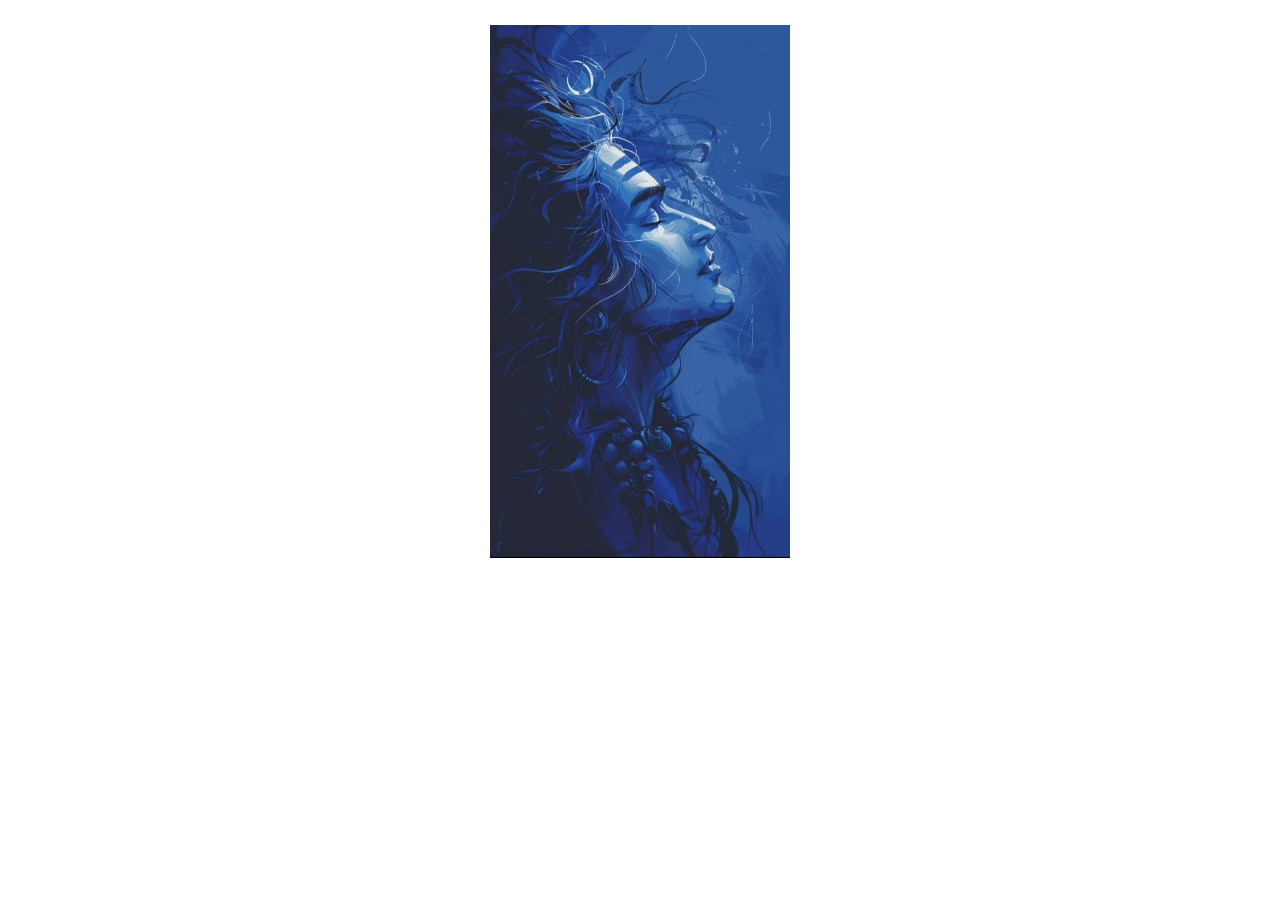
<file: 01-card_design/index.html>
<!DOCTYPE html>
<html lang="en">

<head>
    <meta charset="UTF-8">
    <meta name="viewport" content="width=device-width, initial-scale=1.0">
    <title>CSS part 23</title>
    <link rel="stylesheet" href="style.css">
</head>

<body>
    <!-- <img src="2.jpg" alt=""> -->

    <div class="child_service">
        <img src="2.jpg" alt="">
        <div class="inner_service">
            <h1>He is Mahadeve</h1>
            <h2>The Essence and Attributes of Mahadev</h2>
            <ul>
                <li>
                    <h3>The Third Eye (Trinetra):</h3>
                    <p>The third eye on Shiva’s forehead is a symbol of higher knowledge and
                wisdom. According to mythology, when injustice prevails, he opens this eye to incinerate evil forces.</p>
                </li>
                <li>
                    <h3>. Neelkanth (The Blue-Throated One):</h3>
                    <p>During the churning of the ocean (Samudra Manthan), a deadly
                poison
                emerged. To save the universe, Shiva drank it himself. The poison turned his throat blue, earning him
                the name "Neelkanth."</p>
                </li>
                <li>
                    <h3>. Ardhanarishwara:</h3>
                    <p>This form, where Mahadev and Goddess Parvati merge into one, symbolizes the
                inseparable
                nature of masculine and feminine energies—the union of Purusha (consciousness) and Prakriti (nature).</p>
                </li>
                <li>
                    <h3>. Bholanath:</h3>
                    <p>Shiva is known to be easily pleased. He doesn't demand grand rituals; if a devotee
                offers
                even simple water and wood apple (Bel) leaves with true devotion, he grants their wishes.</p>
                </li>
            </ul>
            <h2>Life Lessons from Lord Shiva</h2>
            <ul>
                <li>
                    <h3>1. Detachment and Meditation:</h3>
                    <p>Despite being the supreme lord, he stays away from worldly luxuries,
                meditating in cremation grounds or on Mount Kailash. This teaches us to find inner peace rather than
                chasing material wealth.</p>
                </li>
                <li>
                    <h3>2. Nataraja:</h3>
                <p>Shiva’s Tandava dance represents the cosmic cycle of creation, preservation, and
                destruction.
                it signifies the rhythm of life itself.</p>
                </li>
                <li>
                    <h3>3. The Power of Sacrifice:</h3>
                    <p>By consuming the world's poison, he teaches us the patience and strength
                required to endure hardship for the welfare of others.</p>
                </li>
            </ul>
            <p>In essence, Mahadev is not just a form; he is an infinite energy or consciousness. The crescent moon
                on his
                head represents mental peace, while his trident (Trishula) symbolizes his control over the three
                qualities
                of nature: Sattva, Rajas, and Tamas.</p>
            <a href="">Learn More</a>
        </div>
    </div>
</body>

</html>
</file>
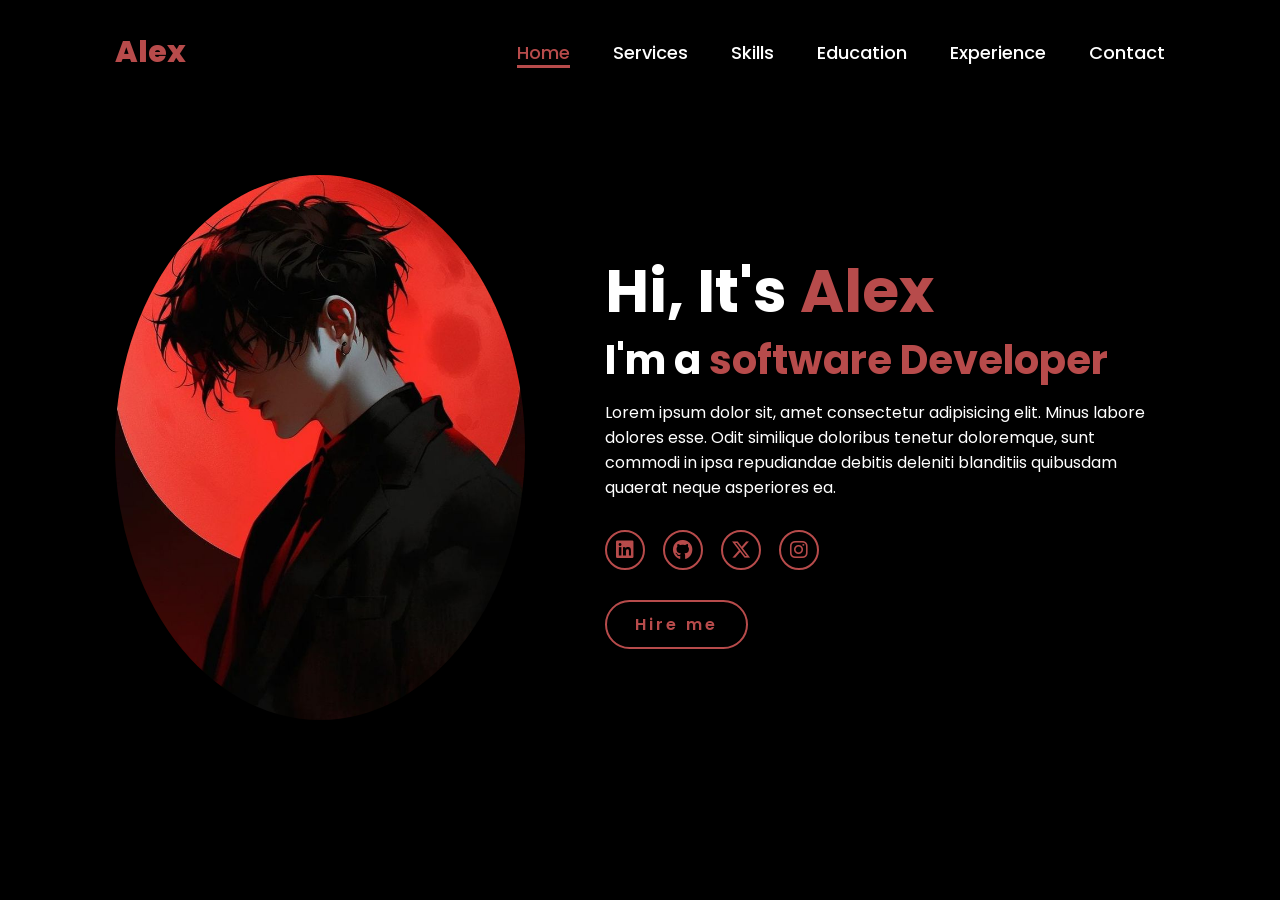
<file: 02-Portfolio_website/index.html>
<!DOCTYPE html>
<html lang="en">
<head>
    <meta charset="UTF-8">
    <meta name="viewport" content="width=device-width, initial-scale=1.0">
    <link rel="stylesheet" href="https://cdnjs.cloudflare.com/ajax/libs/font-awesome/6.5.2/css/all.min.css">
    <title>Portfolio Website</title>
    <link rel="stylesheet" href="style.css">
</head>
<body>
    <header>
        <a href="#" class="logo">Alex</a>

        <nav>
            <a href="#" class="active">Home</a>
            <a href="#">Services</a>
            <a href="#">Skills</a>
            <a href="#">Education</a>
            <a href="#">Experience</a>
            <a href="#">Contact</a>
        </nav>
    </header>
    <section class="home">
        <div class="home-img">
            <img src="img/main.jpg" alt="">
        </div>
        <div class="home-content">
            <h1>Hi, It's <span>Alex</span></h1>
            <h3 class="typing-text">I'm a <span></span></h3>
            <p>Lorem ipsum dolor sit, amet consectetur adipisicing elit. Minus labore dolores esse. Odit similique doloribus tenetur doloremque, sunt commodi in ipsa repudiandae debitis deleniti blanditiis quibusdam quaerat neque asperiores ea.</p>
            <div class="social-icons">
                <a href="#"><i class="fa-brands fa-linkedin"></i></a>
                <a href="#"><i class="fa-brands fa-github"></i></a>
                <a href="#"><i class="fa-brands fa-x-twitter"></i></a>
                <a href="#"><i class="fa-brands fa-instagram"></i></a>
            </div>
            <a href="#" class="btn">Hire me</a>
        </div>
    </section>
</body>
</html>
</file>
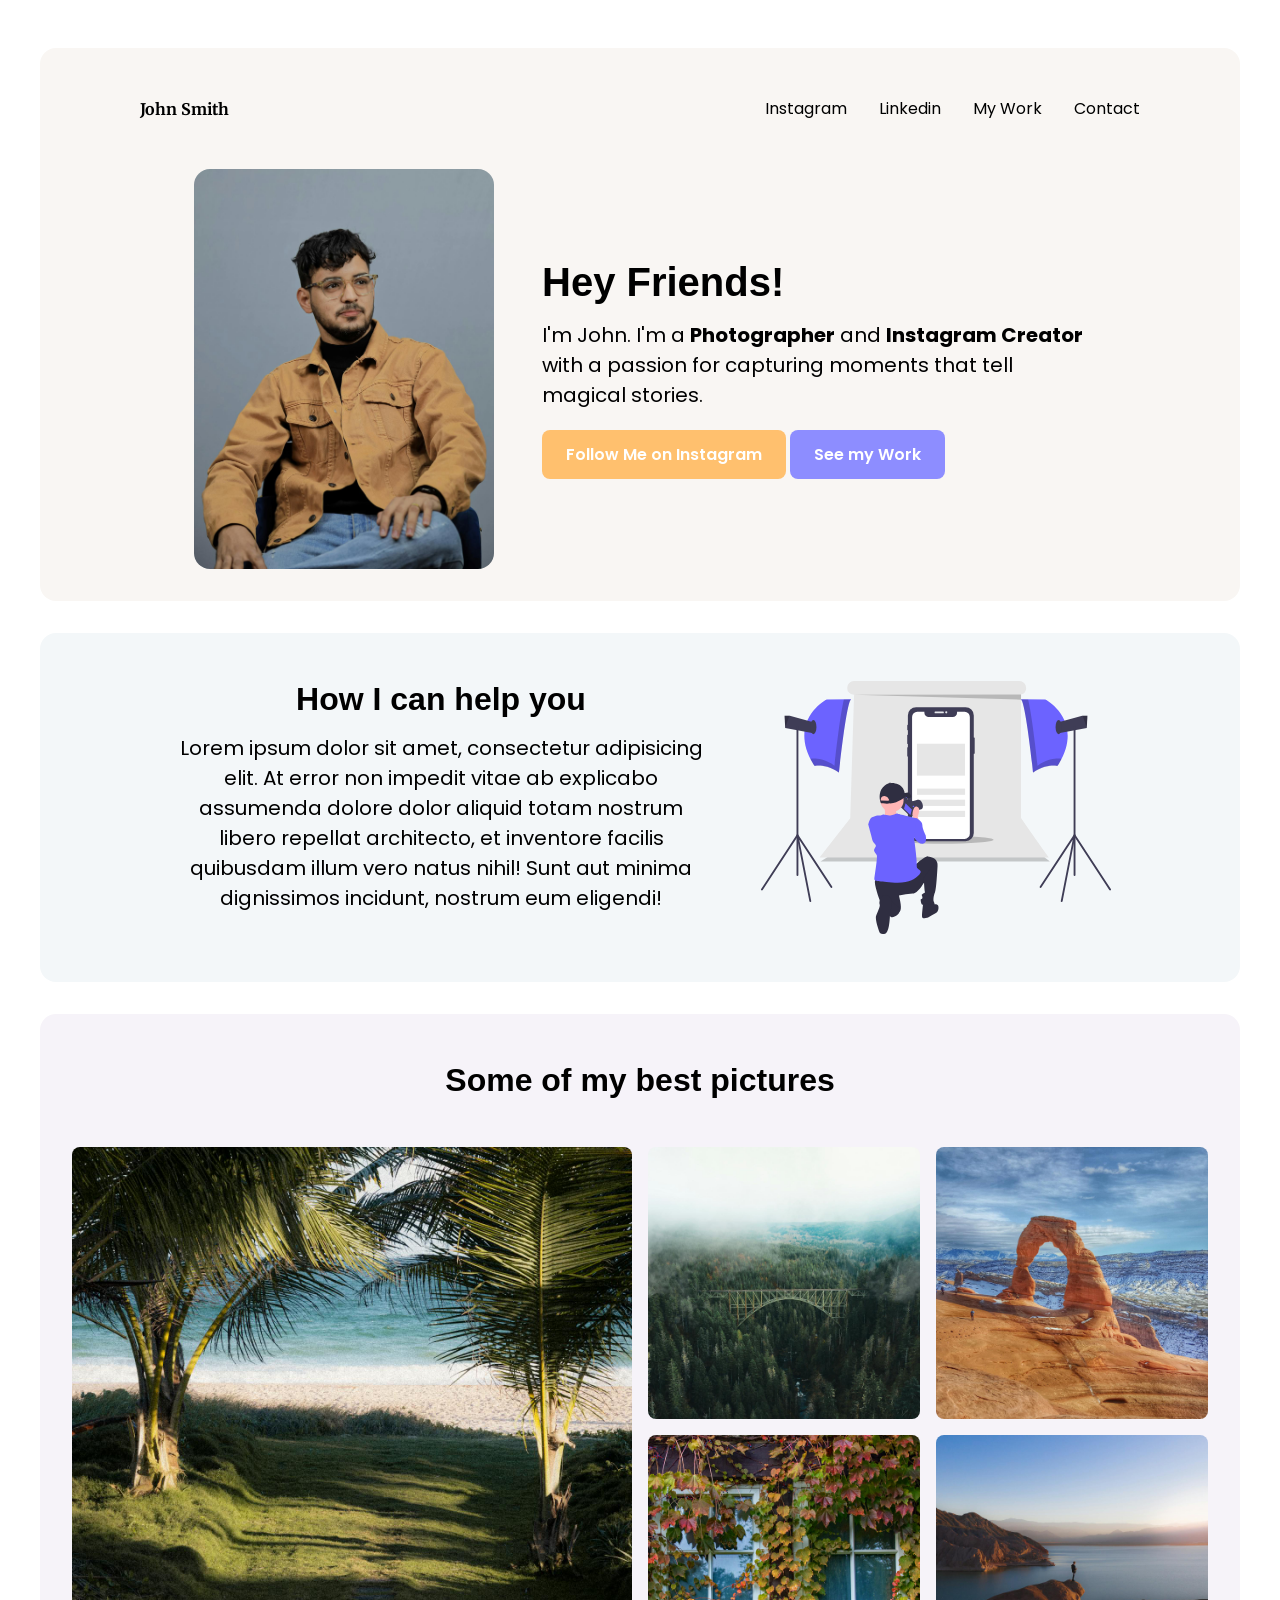
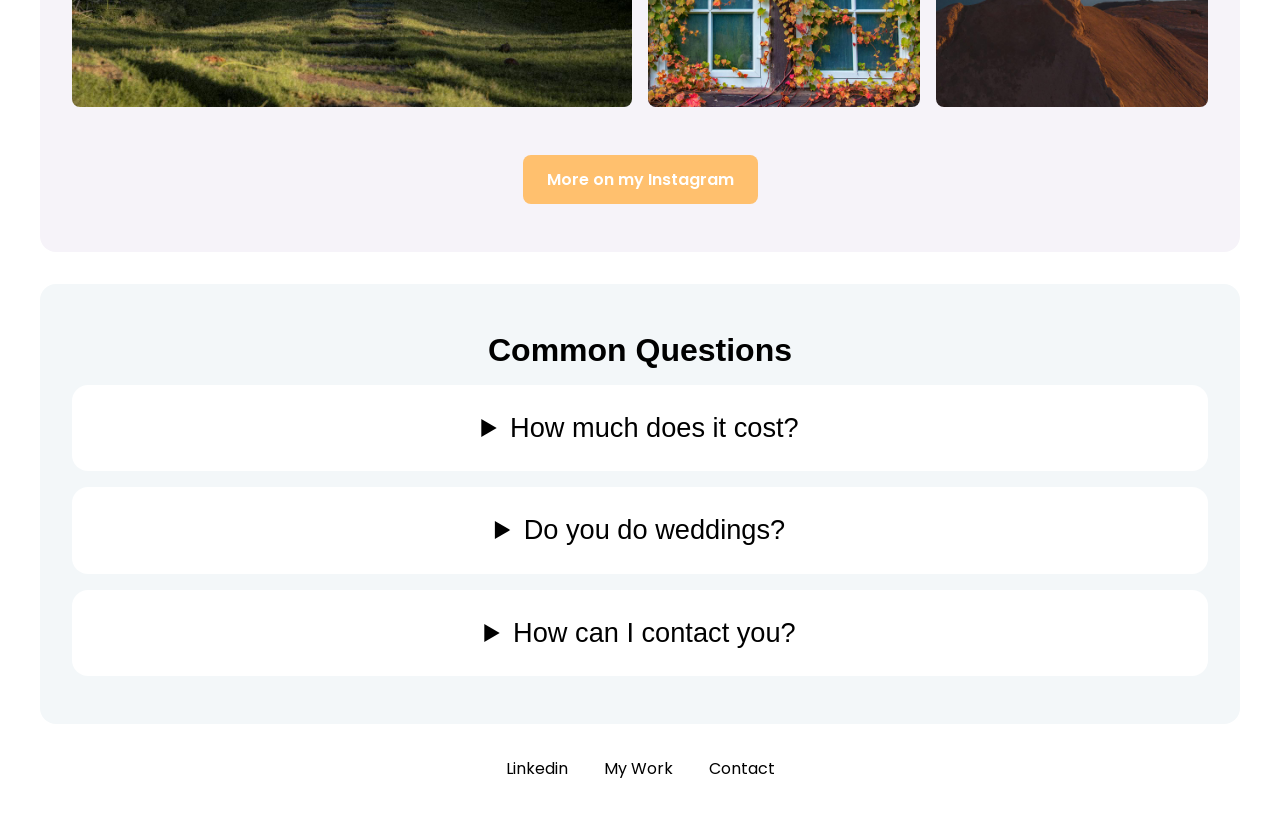
<file: 04-personal_website/index.html>
<!DOCTYPE html>
<html lang="en">
<head>
    <meta charset="UTF-8">
    <meta name="viewport" content="width=device-width, initial-scale=1.0">
    <title>John Smith</title>
    <link rel="stylesheet" href="style.css">
</head>
<body>
    <header>
        <nav>
            <ul>
                <li><a href="index.html">John Smith</a></li>
                <li><a href="index.html">Instagram</a></li>
                <li><a href="index.html">Linkedin</a></li>
                <li><a href="#my-work">My Work</a></li>
                <li><a href="index.html">Contact</a></li>
            </ul>
        </nav>

        <div class="flex-container">
            <img height="400px" width="300px" src="images/portrait.jpg
            " alt="John Smith Portrait">
            <div class="text-container">
                <h1>Hey Friends!</h1>
                <p>I'm John. I'm a <strong>Photographer</strong> and <strong>Instagram Creator</strong> with a passion for capturing moments that tell magical stories.</p>
                <a href="" class="cta-button">Follow Me on Instagram</a>
                <a href="#my-work" class="cta-button secondary">See my Work</a>
            </div>
        </div>
    </header>

    <section>
        <div class="flex-container">
            <div class="text-container">
                <h2>How I can help you</h2>
                <p>Lorem ipsum dolor sit amet, consectetur adipisicing elit. At error non impedit vitae ab explicabo assumenda dolore dolor aliquid totam nostrum libero repellat architecto, et inventore facilis quibusdam illum vero natus nihil! Sunt aut minima dignissimos incidunt, nostrum eum eligendi!</p>
            </div>
            <img width="350px" src="images/undraw_product-photography_pouq.svg">
        </div>
    </section>

    <section id="my-work">
        <h2>Some of my best pictures</h2>
        <div class="grid-container">
            <img style="grid-area: img-1" src="images/pexels-alef-morais-336305364-30684729.jpg">
            <img style="grid-area: img-2" src="images/pexels-aleksey-kuprikov-1883853-3493777.jpg">
            <img style="grid-area: img-3" src="images/pexels-chris-janda-12879-62600.jpg">
            <img style="grid-area: img-4" src="images/pexels-frankdhill-1599899.jpg">
            <img style="grid-area: img-5" src="images/pexels-tomas-anunziata-129267-3876394.jpg">
        </div>
        <a href="" class="cta-button">More on my Instagram</a>
    </section>

    <section>
        <h2>Common Questions</h2>
        <details>
            <summary>How much does it cost?</summary>
            <p>Lorem ipsum dolor sit amet consectetur adipisicing elit. Similique qui explicabo voluptatum tenetur. Praesentium voluptatem repellendus asperiores eos non nostrum neque aut cum, placeat, expedita possimus nam tempore rem tempora sint. Amet molestias optio hic corporis eveniet? Sunt dolor rerum a vero consequatur. Nesciunt, doloribus. Sequi exercitationem aliquam obcaecati perferendis.</p>
        </details>
        <details>
            <summary>Do you do weddings?</summary>
            <p>Lorem ipsum dolor sit amet consectetur adipisicing elit. Similique qui explicabo voluptatum tenetur. Praesentium voluptatem repellendus asperiores eos non nostrum neque aut cum, placeat, expedita possimus nam tempore rem tempora sint. Amet molestias optio hic corporis eveniet? Sunt dolor rerum a vero consequatur. Nesciunt, doloribus. Sequi exercitationem aliquam obcaecati perferendis.</p>
        </details>
        <details>
            <summary>How can I contact you?</summary>
            <p>Lorem ipsum dolor sit amet consectetur adipisicing elit. Similique qui explicabo voluptatum tenetur. Praesentium voluptatem repellendus asperiores eos non nostrum neque aut cum, placeat, expedita possimus nam tempore rem tempora sint. Amet molestias optio hic corporis eveniet? Sunt dolor rerum a vero consequatur. Nesciunt, doloribus. Sequi exercitationem aliquam obcaecati perferendis.</p>
        </details>
    </section>

    <footer>
        <a href="">Linkedin</a>
        <a href="#my-work">My Work</a>
        <a href="mailto:bedantoprasunroy@gmail.com">Contact</a>
    </footer>
</body>
</html>
</file>
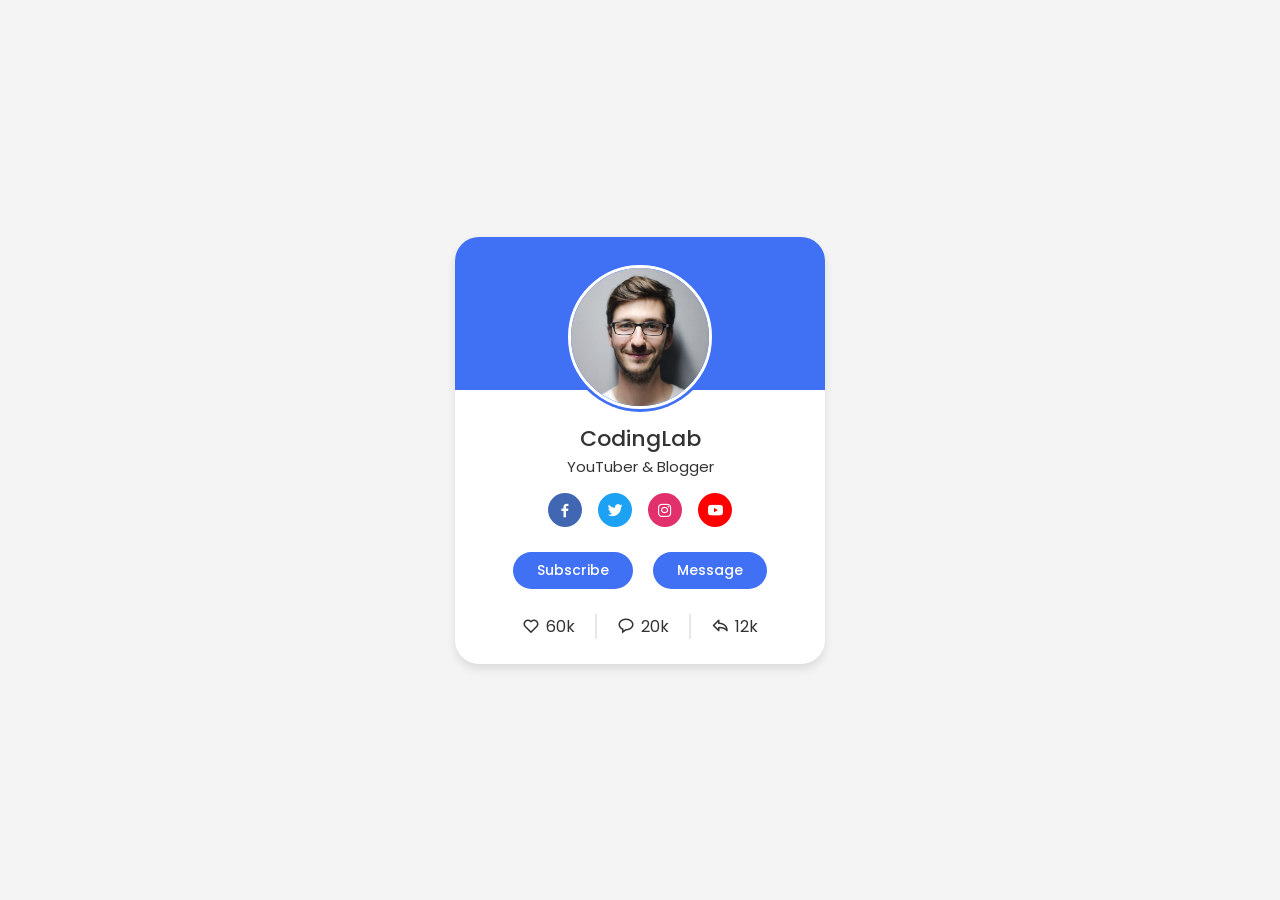
<file: 05-profile_card/index.html>
<!DOCTYPE html>
<html lang="en">
<head>
    <meta charset="UTF-8">
    <meta name="viewport" content="width=device-width, initial-scale=1.0">
    <title>Profile Card</title>
    <link href='https://unpkg.com/boxicons@2.1.4/css/boxicons.min.css' rel='stylesheet'>
    <link rel="stylesheet" href="style.css">
</head>
<body>
    <div class="profile-card">
        <div class="image">
            <img src="img/profile-card-img.jpg" alt="" class="profile-img">
        </div>

        <div class="text-data">
            <span class="name">CodingLab</span>
            <span class="job">YouTuber & Blogger</span>
        </div>

        <div class="media-buttons">
            <a href="#" style="background: #4267B2" class="link">
                <i class="bx bxl-facebook"></i>
            </a>
            <a href="#" style="background: #1DA1F2" class="link">
                <i class="bx bxl-twitter"></i>
            </a>
            <a href="#" style="background: #E1306C" class="link">
                <i class="bx bxl-instagram"></i>
            </a>
            <a href="#" style="background: #FF0000" class="link">
                <i class="bx bxl-youtube"></i>
            </a>
        </div>
        <div class="buttons">
            <button class="button">Subscribe </button>
            <button class="button">Message </button>
        </div>

        <div class="analytics">
            <div class="data">
                <i class="bx bx-heart"></i>
                <span class="number">60k</span>
            </div>
            <div class="data">
                <i class="bx bx-message-rounded"></i>
                <span class="number">20k</span>
            </div>
            <div class="data">
                <i class="bx bx-share"></i>
                <span class="number">12k</span>
            </div>
        </div>
    </div>
    
</body>
</html>
</file>
<file: 01-card_design/style.css>
h1{
    font-weight: bold;
    font-family: 'Franklin Gothic Medium', 'Arial Narrow', Arial, sans-serif;
    font-size: 35px;
}
/* img{
    max-width: 90%;
    opacity: 1;
}
img:hover{
    opacity: 0.4;
}  */
.child_service{
    color: #fff;
    width: 300px;
    margin: 25px auto;
    position: relative;
    overflow: hidden;
}
.child_service img{
    width: 100%;
    display: block;
    max-width: 100%;
    transition: 0.3s;
}
.child_service:hover img{
    transform: scale(1.2);
}
.inner_service{
    padding: 10% 5%;
    /* display: none; */
    position: absolute;
    width: 90%;
    height: 89%;
    top: -550px;
    left: 0;
    z-index: 99;
    overflow: auto;
    background-color: rgba(27, 20, 100, 0.7);
    transition: 0.9s;
    
}
/* .inner_service::after{
    position: absolute;
    width: 100%;
    height: 100%;
    content: '';
    top: 0;
    left: 0;
    opacity: 0.7;
    z-index: -1;
} */
.child_service h2{
    font-family: 'Courier New', Courier, monospace;
    font-size: 25px;
    margin-bottom: 0;
}
.child_service a{
    display: inline-block;
    margin-top: 15px;
    background: #f79f1f;
    color: #fff;
    font-size: 14px;
    padding: 12px 25px;
    border-radius: 5px;
    text-decoration: none;
}
.child_service:hover .inner_service{
    /* display: block; */
    top: 0;
}
</file>
<file: 02-Portfolio_website/style.css>
@import url('https://fonts.googleapis.com/css2?family=Poppins:wght@100;200;300;400;500;600&display=swap');

*{
    margin: 0;
    padding: 0;
    box-sizing: border-box;
    text-decoration: none;
    border: none;
    outline: none;
    font-family: 'Poppins', sans-serif;
}

html{
    font-size: 62.5%;
}

body{
    width: 100%;
    height: 100vh;
    overflow-x: hidden;
    background-color: #000;
    color: #fff;
}

header{
    margin-top: 20px;
    position: fixed;
    top: 0;
    left: 0;
    width: 100%;
    padding: 1rem 9%;
    background-color: transparent;
    filter: drop-shadow(10px);
    display: flex;
    justify-content: space-between;
    align-items: center;
    z-index: 100;
}

.logo{
    font-size: 3rem;
    color: #b74b4b;
    font-weight: 800;
    cursor: pointer;
    transition: 0.5s ease;
}

.logo:hover{
    transform: scale(1.1);
}

nav a{
    font-size: 1.8rem;
    color: #fff;
    margin-left: 4rem;
    font-weight: 500;
    transition: 0.3s ease;
    border-bottom: 3px solid transparent;
}

nav a:hover,
nav a.active{
    color: #b74b4b;
    border-bottom: 3px solid #b74b4b;
}

@media (max-width: 995px){
    nav{
        position: absolute;
        display: none;
        top: 0;
        right: 0;
        width: 40%;
        border-left: 3px solid #b74b4b;
        border-bottom: 3px solid #b74b4b;
        border-bottom-left-radius: 2rem;
        padding: 1rem solid;
        background-color: #161616;
        border-top: 0.1rem solid rgba(0,0,0,0.1);
    }

    nav.active{
        display: block;
    }

    nav a{
        display: block;
        font-size: 2rem;
        margin: 3rem 0;
    }

    nav a:hover,
    nav a.active{
        padding: 1rem;
        border-radius: 0.5rem;
        border-bottom: 0.5rem solid #b74b4b;
    }
}

section{
    min-height: 100vh;
    padding: 5rem 9% 5rem;
}

.home{
    display: flex;
    justify-content: center;
    align-items: center;
    gap: 8rem;
    background-color: #000;
}

.home .home-content h1{
    font-size: 6rem;
    font-weight: 700;
    line-height: 1.3;
}

span{
    color: #b74b4b;
}

.home-content h3{
    font-size: 4rem;
    margin-bottom: 1rem;
    font-weight: 700;
}

.home-content p{
    font-size: 1.6rem;
}

.home-img{
    border-radius: 50%;
}

.home-img img{
    position: relative;
    width: 32vw;
    border-radius: 50%;
    box-shadow: 0 0 0 25px solid #b74b4b;
    cursor: pointer;
    transition: 0.2s linear;
}

.home-img img:hover{
    font-size: 1.8rem;
    font-weight: 500;
}

.social-icons a{
   display: inline-flex; 
   justify-content: center;
   align-items: center;
   width: 4rem;
   height: 4rem;
   background-color: transparent;
   border: 0.2rem solid #b74b4b;
   font-size: 2rem;
   border-radius: 50%;
   margin: 3rem 1.5rem 3rem 0;
   transition: 0.3s ease;
   color: #b74b4b;
}

.social-icons a:hover{
    color: #000;
    transform: scale(1.3)translateY(-5px);
    background-color: #b74b4b;
    box-shadow: 0 0 25px #b74b4b;
}

.btn{
    display: inline-block;
    padding: 1rem 2.8rem;
    background-color: #000000;
    border-radius: 4rem;
    font-size: 1.6rem;
    color: #b74b4b;
    letter-spacing: 0.3rem;
    font-weight: 600;
    border: 2px solid #b74b4b;
    transition: 0.3s ease;
    cursor: pointer;
}

.btn:hover{
    transform: scale(1.03);
    background-color: #b74b4b;
    color: #000;
    box-shadow: 0 0 25px #b74b4b;
}

.typing-text{
    font-size: 34px;
    font-weight: 600;
    min-width: 280px;
}

.typing-text span{
    position: relative;
}

.typing-text span::before{
    content: "software Developer";
    color: #b74b4b;
    animation: words 20s infinite;
}

.typing-text span::after{
    content: "";
    background-color: #000000;
    position: absolute;
    width: calc(100% + 8px);
    height: 100%;
    border-left: 2px solid #000000;
    right: -8;
    animation: cursor 0.6s infinite;
}

@keyframes cursor{
    to{
        border-left: 3px solid #b74b4b;
    }
}

@keyframes words{
    0%, 20%{
        content: "Web Developer";
    }
    21%, 40%{
        content:  "Developer";
    }
    41%, 60%{
        content: "Web Designer";
    }
    61%, 80%{
        content: "Youtuber";
    }
    81%, 100%{
        content: "Script Writter";
    }
}

@media (max-width: 1000px){
    .home{
        gap: 4rem;
    }
}

@media (max-width: 995px){
    .home{
        flex-direction: column;
        margin: 5rem 4rem;
    }

    .home .home-content h3{
        font-size: 2.5rem;
    }

    .home-content h1{
        font-size: 5rem;
    }

    .home-img img{
        width: 70vw;
        margin-top: 4rem;
    }
}
</file>
<file: 04-personal_website/style.css>
@import url('https://fonts.googleapis.com/css2?family=Poppins:ital,wght@0,100;0,200;0,300;0,400;0,500;0,600;0,700;0,800;0,900;1,100;1,200;1,300;1,400;1,500;1,600;1,700;1,800;1,900&display=swap');
@import url('https://fonts.googleapis.com/css2?family=Merriweather:ital,opsz,wght@0,18..144,300..900;1,18..144,300..900&display=swap');

:root {
    --base-color: #ffffff;
    --text-color: #000000;
    --primary-color: #ffc06e;
    --secondary-color: #8D8DFF;
    --color-1: #F9F6F3;
    --color-2: #F3F7F9;
    --color-3: #F6F3F9;
}

* {
    margin: 0;
    padding: 0;
    box-sizing: border-box;
}

html {
    font-family: poppins, 'Segoe UI', Tahoma, Geneva, Verdana, sans-serif;
    color: var(--text-color);
}

body {
    padding: 1em;
    background-color: var(--base-color);
}

h1, h2, h3 {
    font-family:'Gill Sans', 'Gill Sans MT', Calibri, 'Trebuchet MS', sans-serif;
}

nav {
    margin: 1em auto 3em auto;
    width: min(1000px, 100%);
}

nav ul {
    display: flex;
    align-items: center;
    list-style-type: none;
    gap: 2em;
}

nav li:first-child {
    font-family: Merriweather, Poppins, 'Segoe UI', Tahoma, Geneva, Verdana, sans-serif;
    font-weight: bold;
    margin-right: auto;
}

nav a {
    text-decoration: none;
    color: var(--text-color);
}

nav a:hover {
    text-decoration: underline;
}

header, section {
    margin: 2em auto;
    width: min(75em, 100%); 
    background-color: var(--color-1);
    padding: min(2em, 15%);
    border-radius: 1em;
}

.flex-container {
    display: flex;
    justify-content: center;
    align-items: center;
    flex-wrap: wrap;
    gap: 3em;
}

header img {
    max-width: 100%;
    border-radius: 1em;
    object-fit: cover;
    object-position: bottom;
}

.text-container {
    flex: 0 1 34em;
}

h1 {
    font-size: 2.5rem;
}

.text-container p {
    margin: .75em 0 1em 0;
    font-size: 1.25rem;
}

.cta-button {
    display: inline-block;
    text-decoration: none;
    color: var(--base-color);
    background-color: var(--primary-color);
    padding: .75em 1.5em;
    border-radius: .5em;
    font-weight: 600;
}

.secondary {
    background-color: var(--secondary-color);
}

section {
    padding: 3em min(2em, 15%);
    background-color: var(--color-2);
    text-align: center;
}

h2 {
    font-size: 2rem;
}

section p {
    margin-top: 1em;
    font-size: 1.25rem;
}

section#my-work{
    background-color: var(--color-3);
}

.grid-container{
    margin-top: 3em;
    margin-bottom: 3em;
    display: grid;
    width: 100%;
    grid-template-columns: repeat(4, 1fr);
    grid-template-rows: 1fr 1fr;
    grid-template-areas:
    "img-1 img-1 img-2 img-3"
    "img-1 img-1 img-4 img-5";
    gap: 1em;
}

.grid-container img {
    height: 100%;
    width: 100%;
    border-radius: .5em;
    transition: 100ms ease;
}

.grid-container img:hover {
    transform: scale(1.05);
}   

details {
    margin-top: 1em;
    background-color: var(--base-color);
    border-radius: 1em;
}

details summary {
    padding: 1em;
    font-size: 1.7rem;
    font-family:'Gill Sans', 'Gill Sans MT', Calibri, 'Trebuchet MS', sans-serif;
}

details p {
    padding: 0 2em 2em 2em;
}

footer {
    padding-bottom: 1.5em;
    text-align: center;
}

footer a {
    margin: 0 1em;
    text-decoration: none;
    color: var(--text-color);
}

footer a:hover {
    text-decoration: underline;
}

@media (max-width: 988px) {
    header {
        text-align: center;
    }

    header .text-container {
        padding-top: 0;
    }
}

@media (max-width: 640px) {
    nav li {
        display: none;
    }

    nav li:first-child,
    nav li:last-child {
        display: block;
    }

    header {
        margin-top: 0;
    }

    .cta-button {
        margin-top: .5em;
        width: 100%;
    }

    .grid-container{
        display: flex;
        flex-direction: column;
    }

    .text-container p {
        font-size: 1rem;
    }

    h2 {
        font-size: 1.5rem;
    }
}
</file>
<file: 05-profile_card/style.css>
@import url('https://fonts.googleapis.com/css2?family=Poppins:ital,wght@0,100;0,200;0,300;0,400;0,500;0,600;0,700;0,800;0,900;1,100;1,200;1,300;1,400;1,500;1,600;1,700;1,800;1,900&display=swap');

* {
    margin: 0;
    padding: 0;
    box-sizing: border-box; 
    font-family: 'Poppins', sans-serif;
}
body {
    height: 100vh;
    display: flex;
    align-items: center;
    justify-content: center;
    background-color: #f4f4f4;
}
.profile-card {
    display: flex;
    flex-direction: column;
    align-items: center;
    max-width: 370px;
    width: 100%;
    background:  #fff;
    border-radius: 24px;
    padding: 25px;
    box-shadow: 0 5px 10px rgba(0,0,0,0.1);
    position: relative;
}
.profile-card::before{
    content: '';
    position: absolute;
    top: 0;
    left: 0;
    border-radius: 24px 24px 0 0;
    height: 36%;
    width: 100%;
    background-color: #4070f4;
}
.image {
    position: relative;
    height: 150px;
    width: 150px;
    border-radius: 50%;
    background-color: #4070f4;
    padding: 3px;
    margin-bottom: 10px;
}
.image .profile-img {
    height: 100%;
    width: 100%;
    object-fit: cover;
    border-radius: 50%;
    border: 3px solid #fff;
}
.profile-card .text-data{
    display: flex;
    flex-direction: column;
    align-items: center;
    color: #333;
}
.text-data .name{
    font-size: 22px;
    font-weight: 500;
}
.text-data .job{
    font-size: 15px;
    font-weight: 400;
}
.profile-card .media-buttons{
    display: flex;
    align-items: center;
    margin-top: 15px;
}
.media-buttons .link{
    display: flex;
    align-items: center;
    justify-content: center;
    color:#fff;
    font-size: 18px;
    height: 34px;
    width: 34px;
    border-radius: 50%;
    margin: 0 8px;
    background-color: #4070f4;
    text-decoration: none;
}
.profile-card .buttons{
    display: flex;
    align-items: center;
    margin-top: 25px;
}
.buttons .button{
    color: #fff;
    font-size: 14px;
    font-weight: 500;
    border: none;
    border-radius: 24px;
    margin: 0 10px;
    padding: 8px 24px;
    background-color: #4070f4;
    cursor: pointer;
    transition: all 0.3s ease;
}
.buttons .button:hover{
    background-color: #0e4bf1;
}
.profile-card .analytics{
    display: flex;
    align-items: center;
    margin-top: 25px;
}
.analytics .data{
    display: flex;
    align-items: center;
    color: #333;
    padding: 0 20px;
    border-right: 2px solid #e7e7e7;
}
.data i{
    font-size: 18px;
    margin-right: 6px;
}
.data:last-child{
    border-right: none;
}
</file>
